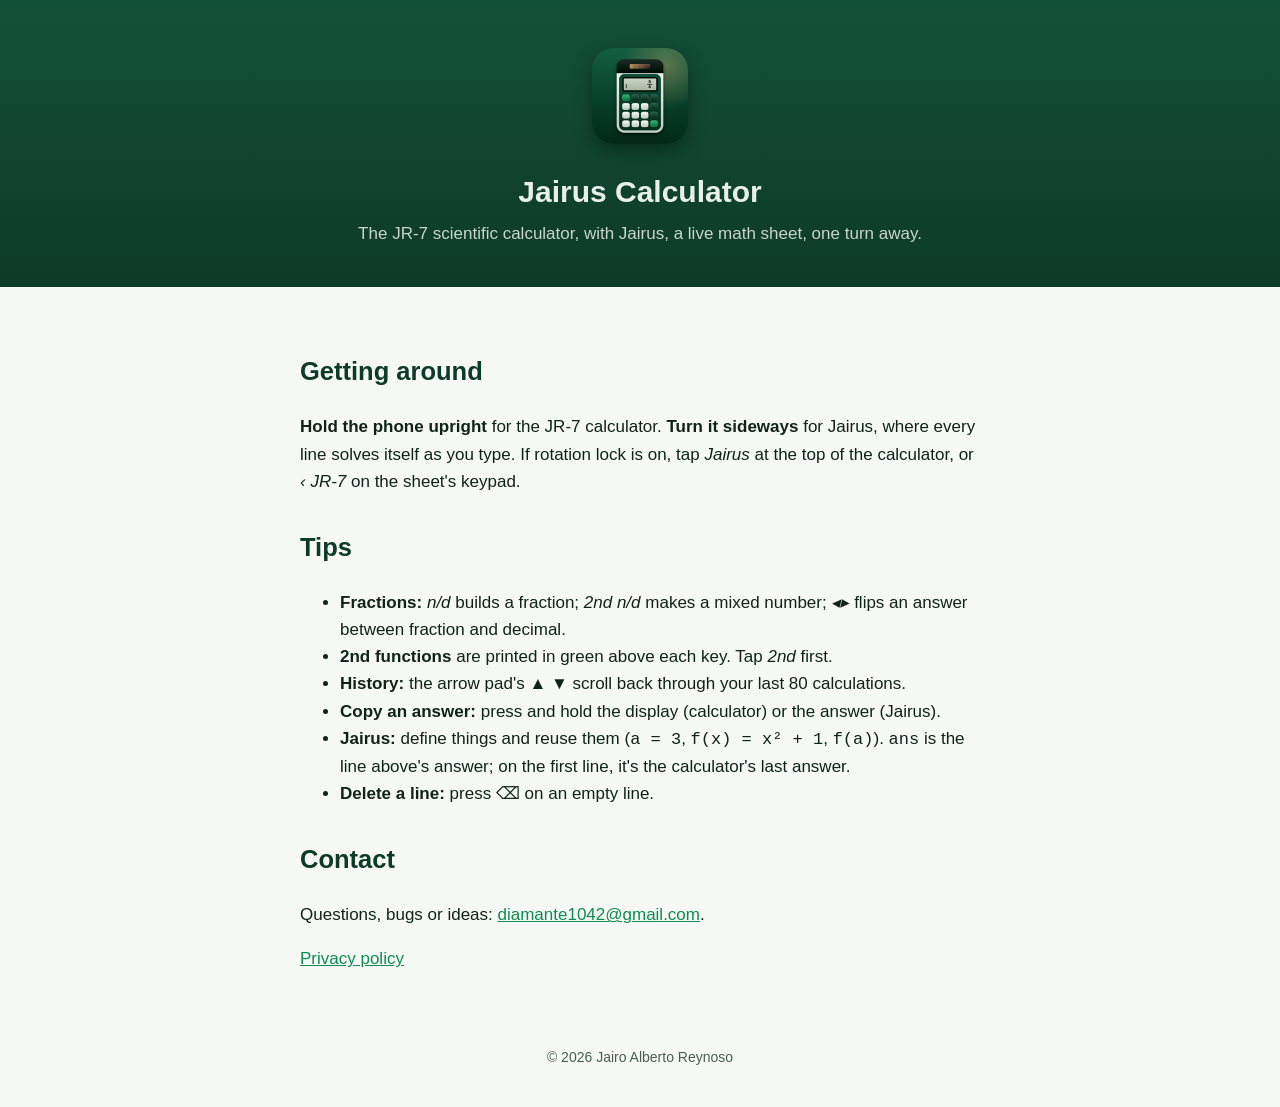
<file: index.html>
<!doctype html>
<html lang="en">
<head>
<meta charset="utf-8">
<meta name="viewport" content="width=device-width, initial-scale=1">
<title>Jairus Calculator — Support</title>
<link rel="stylesheet" href="style.css">
</head>
<body>
<header>
  <img src="icon.png" alt="Jairus Calculator icon">
  <h1>Jairus Calculator</h1>
  <p>The JR-7 scientific calculator, with Jairus, a live math sheet, one turn away.</p>
</header>
<main>
  <h2>Getting around</h2>
  <p><strong>Hold the phone upright</strong> for the JR-7 calculator. <strong>Turn it sideways</strong> for Jairus,
     where every line solves itself as you type. If rotation lock is on, tap <em>Jairus</em> at the top of the
     calculator, or <em>‹ JR-7</em> on the sheet's keypad.</p>

  <h2>Tips</h2>
  <ul>
    <li><strong>Fractions:</strong> <em>n/d</em> builds a fraction; <em>2nd n/d</em> makes a mixed number; <em>◂▸</em> flips an answer between fraction and decimal.</li>
    <li><strong>2nd functions</strong> are printed in green above each key. Tap <em>2nd</em> first.</li>
    <li><strong>History:</strong> the arrow pad's ▲ ▼ scroll back through your last 80 calculations.</li>
    <li><strong>Copy an answer:</strong> press and hold the display (calculator) or the answer (Jairus).</li>
    <li><strong>Jairus:</strong> define things and reuse them (<code>a = 3</code>, <code>f(x) = x² + 1</code>, <code>f(a)</code>). <code>ans</code> is the line above's answer; on the first line, it's the calculator's last answer.</li>
    <li><strong>Delete a line:</strong> press ⌫ on an empty line.</li>
  </ul>

  <h2>Contact</h2>
  <p>Questions, bugs or ideas: <a href="mailto:diamante1042@gmail.com">diamante1042@gmail.com</a>.</p>

  <p><a href="privacy.html">Privacy policy</a></p>
</main>
<footer>© 2026 Jairo Alberto Reynoso</footer>
</body>
</html>
</file>
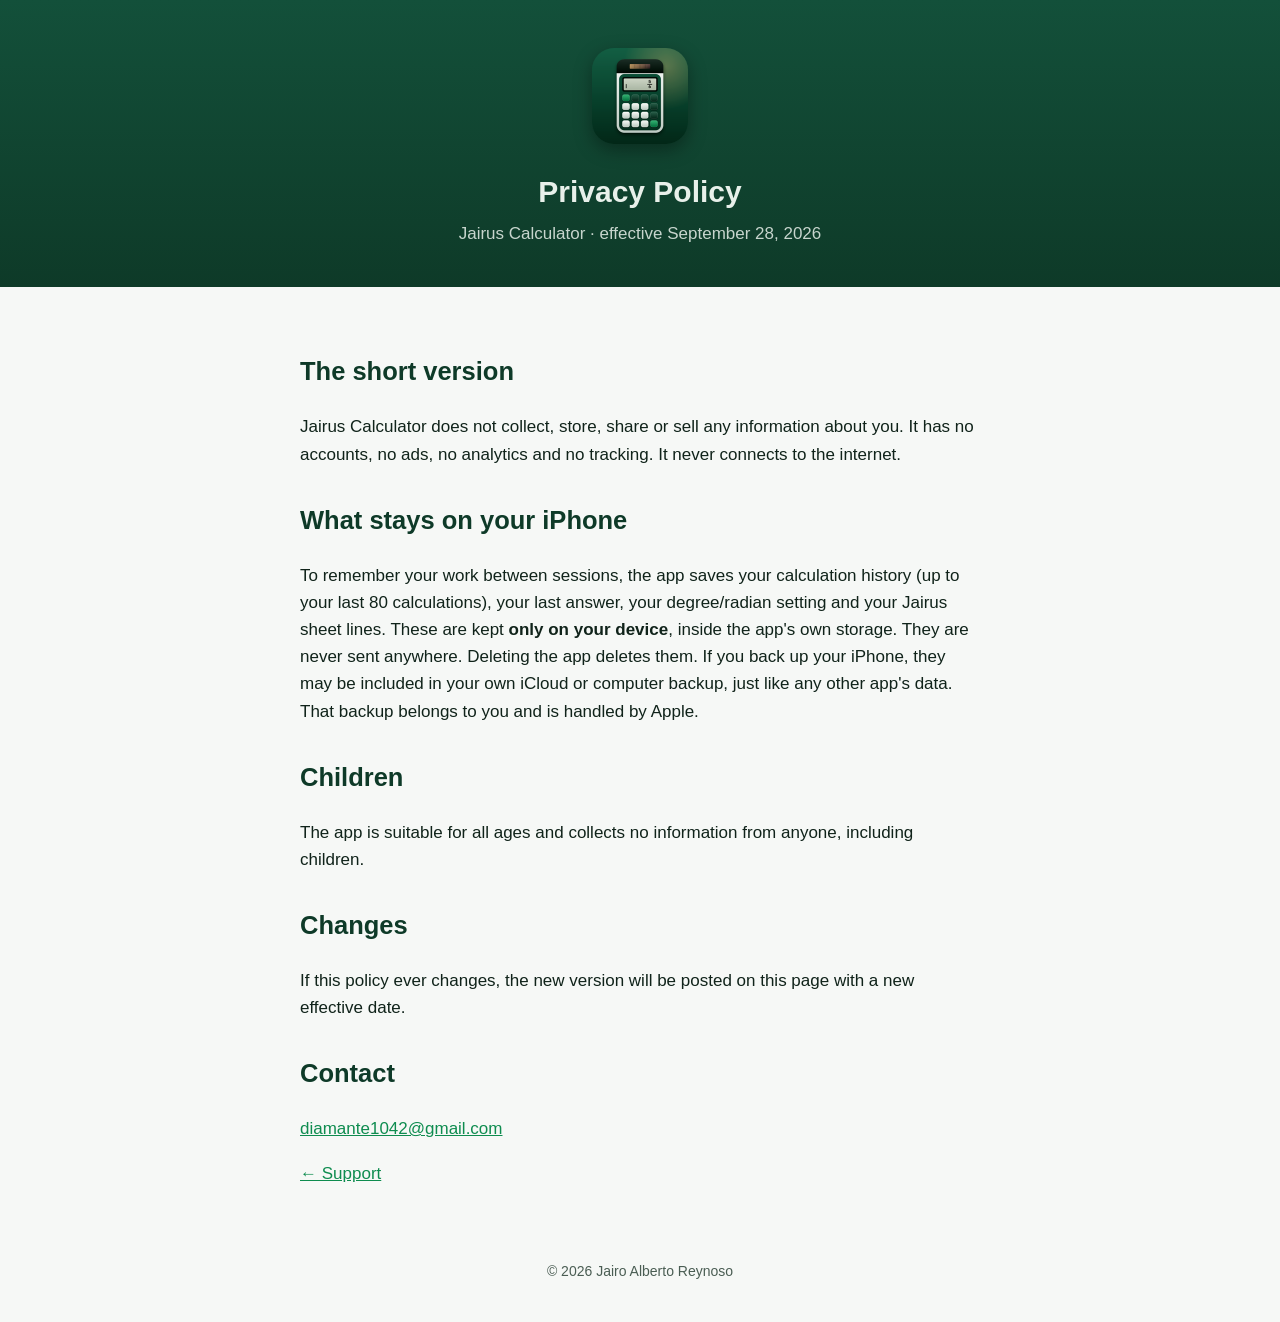
<file: privacy.html>
<!doctype html>
<html lang="en">
<head>
<meta charset="utf-8">
<meta name="viewport" content="width=device-width, initial-scale=1">
<title>Jairus Calculator — Privacy Policy</title>
<link rel="stylesheet" href="style.css">
</head>
<body>
<header>
  <img src="icon.png" alt="Jairus Calculator icon">
  <h1>Privacy Policy</h1>
  <p>Jairus Calculator · effective September 28, 2026</p>
</header>
<main>
  <h2>The short version</h2>
  <p>Jairus Calculator does not collect, store, share or sell any information about you. It has no accounts,
     no ads, no analytics and no tracking. It never connects to the internet.</p>

  <h2>What stays on your iPhone</h2>
  <p>To remember your work between sessions, the app saves your calculation history (up to your last 80
     calculations), your last answer, your degree/radian setting and your Jairus sheet lines. These are
     kept <strong>only on your device</strong>, inside the app's own storage. They are never sent anywhere. Deleting
     the app deletes them. If you back up your iPhone, they may be included in your own iCloud or computer
     backup, just like any other app's data. That backup belongs to you and is handled by Apple.</p>

  <h2>Children</h2>
  <p>The app is suitable for all ages and collects no information from anyone, including children.</p>

  <h2>Changes</h2>
  <p>If this policy ever changes, the new version will be posted on this page with a new effective date.</p>

  <h2>Contact</h2>
  <p><a href="mailto:diamante1042@gmail.com">diamante1042@gmail.com</a></p>

  <p><a href="index.html">← Support</a></p>
</main>
<footer>© 2026 Jairo Alberto Reynoso</footer>
</body>
</html>
</file>
<file: style.css>
:root { --green: #0E3A28; --accent: #0E8C4F; --chalk: #E8F0EA; --ink: #10231a; --muted: #4a5d53; }
* { box-sizing: border-box; }
body { margin: 0; font: 17px/1.6 -apple-system, BlinkMacSystemFont, "Segoe UI", Helvetica, Arial, sans-serif;
       color: var(--ink); background: #f6f8f6; }
header { background: linear-gradient(#13503A, var(--green)); color: var(--chalk); padding: 48px 20px 40px; text-align: center; }
header img { width: 96px; height: 96px; border-radius: 22px; box-shadow: 0 6px 18px rgba(0,0,0,.35); }
header h1 { margin: 16px 0 4px; font-size: 30px; }
header p { margin: 0; opacity: .85; }
main { max-width: 720px; margin: 0 auto; padding: 32px 20px 56px; }
h2 { color: var(--green); margin-top: 32px; }
a { color: var(--accent); }
footer { text-align: center; color: var(--muted); font-size: 14px; padding: 0 20px 40px; }
@media (prefers-color-scheme: dark) {
  body { background: #06120C; color: var(--chalk); }
  h2 { color: #37D98A; } a { color: #37D98A; } footer { color: #9fb3a8; }
}
</file>
